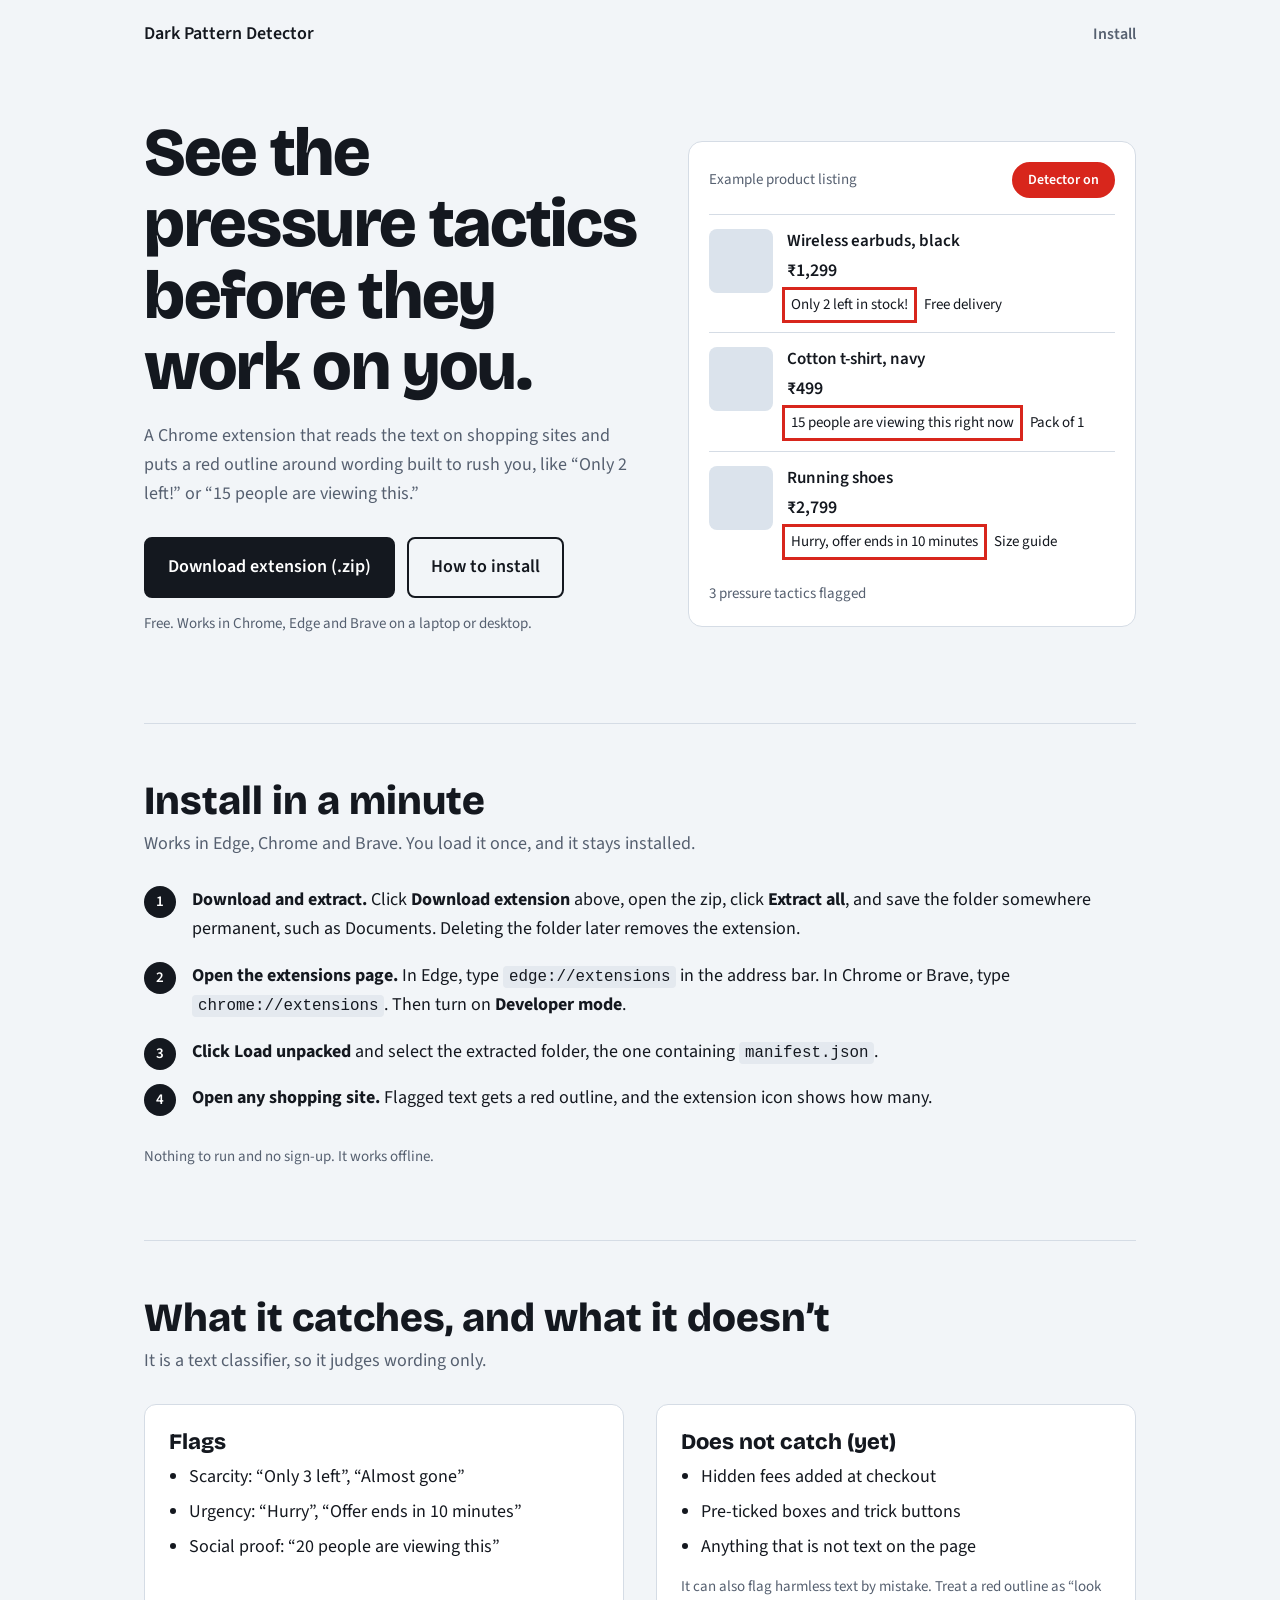
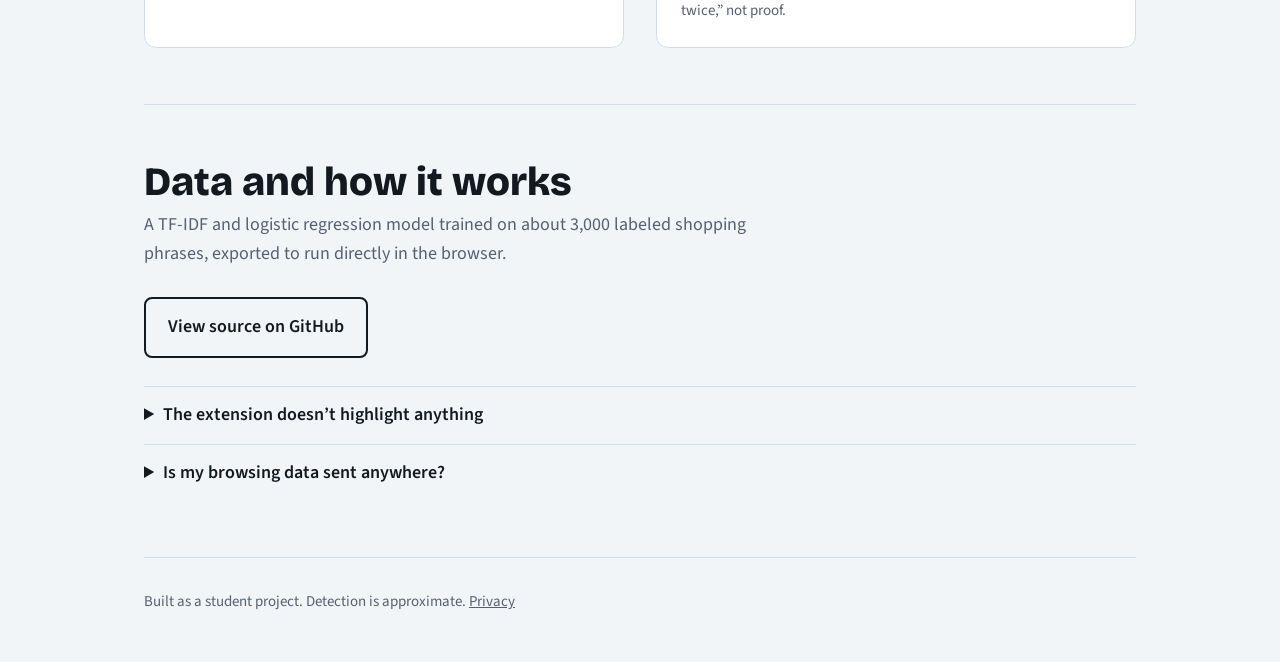
<file: docs/index.html>
<!DOCTYPE html>
<html lang="en">
<head>
<meta charset="utf-8">
<meta name="viewport" content="width=device-width, initial-scale=1">
<title>Dark Pattern Detector – Chrome extension</title>
<link rel="preconnect" href="https://fonts.googleapis.com">
<link rel="preconnect" href="https://fonts.gstatic.com" crossorigin>
<link href="https://fonts.googleapis.com/css2?family=Bricolage+Grotesque:wght@600;800&family=Source+Sans+3:wght@400;600&display=swap" rel="stylesheet">
<link rel="stylesheet" href="style.css">
</head>
<body>
<div class="wrap">
  <nav><span>Dark Pattern Detector</span><a href="#install">Install</a></nav>

  <header class="hero">
    <div>
      <h1>See the pressure tactics before they work on you.</h1>
      <p class="lead">A Chrome extension that reads the text on shopping sites and puts a red outline around wording built to rush you, like “Only 2 left!” or “15 people are viewing this.”</p>
      <div class="btns">
        <a class="btn main" href="dark-pattern-extension.zip" download>Download extension (.zip)</a>
        <a class="btn alt" href="#install">How to install</a>
      </div>
      <p class="note">Free. Works in Chrome, Edge and Brave on a laptop or desktop.</p>
    </div>

    <div class="demo on" id="demo" aria-label="Interactive example">
      <div class="demo-bar">
        <span>Example product listing</span>
        <button class="toggle" id="t" aria-pressed="true">Detector on</button>
      </div>
      <div class="item"><div class="thumb"></div><div>
        <h3>Wireless earbuds, black</h3><span class="price">₹1,299</span><br>
        <span class="tag dp">Only 2 left in stock!</span><span class="tag">Free delivery</span>
      </div></div>
      <div class="item"><div class="thumb"></div><div>
        <h3>Cotton t-shirt, navy</h3><span class="price">₹499</span><br>
        <span class="tag dp">15 people are viewing this right now</span><span class="tag">Pack of 1</span>
      </div></div>
      <div class="item"><div class="thumb"></div><div>
        <h3>Running shoes</h3><span class="price">₹2,799</span><br>
        <span class="tag dp">Hurry, offer ends in 10 minutes</span><span class="tag">Size guide</span>
      </div></div>
      <div class="count" id="c" aria-live="polite">3 pressure tactics flagged</div>
    </div>
  </header>

  <section id="install">
    <h2>Install in a minute</h2>
    <p class="sub">Works in Edge, Chrome and Brave. You load it once, and it stays installed.</p>
    <ol class="steps">
      <li><strong>Download and extract.</strong> Click <strong>Download extension</strong> above, open the zip, click <strong>Extract all</strong>, and save the folder somewhere permanent, such as Documents. Deleting the folder later removes the extension.</li>
      <li><strong>Open the extensions page.</strong> In Edge, type <code>edge://extensions</code> in the address bar. In Chrome or Brave, type <code>chrome://extensions</code>. Then turn on <strong>Developer mode</strong>.</li>
      <li><strong>Click Load unpacked</strong> and select the extracted folder, the one containing <code>manifest.json</code>.</li>
      <li><strong>Open any shopping site.</strong> Flagged text gets a red outline, and the extension icon shows how many.</li>
    </ol>
    <p class="note">Nothing to run and no sign-up. It works offline.</p>
  </section>

  <section>
    <h2>What it catches, and what it doesn’t</h2>
    <p class="sub">It is a text classifier, so it judges wording only.</p>
    <div class="cols">
      <div class="panel">
        <h3>Flags</h3>
        <ul class="plain">
          <li>Scarcity: “Only 3 left”, “Almost gone”</li>
          <li>Urgency: “Hurry”, “Offer ends in 10 minutes”</li>
          <li>Social proof: “20 people are viewing this”</li>
        </ul>
      </div>
      <div class="panel">
        <h3>Does not catch (yet)</h3>
        <ul class="plain">
          <li>Hidden fees added at checkout</li>
          <li>Pre-ticked boxes and trick buttons</li>
          <li>Anything that is not text on the page</li>
        </ul>
        <p class="note flush">It can also flag harmless text by mistake. Treat a red outline as “look twice,” not proof.</p>
      </div>
    </div>
  </section>

  <section id="report" hidden>
    <h2>Help improve it</h2>
    <p class="sub">The model learned from about 3,000 English phrases, so it will miss some wording and flag some harmless text. If you spot either, tell me. Reports are reviewed by hand before they are used to retrain the model.</p>
    <div class="panel">
      <label for="rtext"><strong>Exact text from the page</strong></label>
      <input class="field" id="rtext" maxlength="150" placeholder="For example: Just 2 pieces remain at this price">
      <label for="rkind"><strong>What happened?</strong></label>
      <select class="field" id="rkind">
        <option value="missed">The detector missed this</option>
        <option value="false_alarm">The detector flagged this by mistake</option>
      </select>
      <button class="btn main" id="rsend" type="button">Send report</button>
      <p class="note" id="rmsg" aria-live="polite">Only the text you type is sent. Please leave out personal details.</p>
      <p class="note flush" id="rcount"></p>
    </div>
  </section>

  <section>
    <h2>Data and how it works</h2>
    <p class="sub">A TF-IDF and logistic regression model trained on about 3,000 labeled shopping phrases, exported to run directly in the browser.</p>
    <div class="dl">
      <a class="btn alt" href="https://github.com/AdithiJRao/dark-pattern-detector">View source on GitHub</a>
    </div>
    <details class="first">
      <summary>The extension doesn’t highlight anything</summary>
      <p>Open <code>edge://extensions</code> or <code>chrome://extensions</code>, make sure the extension is on and Site access is “On all sites,” then refresh the shopping page. Some pages load text late, so wait a couple of seconds.</p>
    </details>
    <details>
      <summary>Is my browsing data sent anywhere?</summary>
      <p>No. The extension runs the model inside your browser, and page text never leaves your computer. The only thing this website collects is text you choose to type into the report form above.</p>
    </details>
  </section>

  <footer>Built as a student project. Detection is approximate. <a href="privacy.html">Privacy</a></footer>
</div>

<script>
/* ---- demo toggle ---- */
const demo=document.getElementById('demo'),t=document.getElementById('t'),c=document.getElementById('c');
t.addEventListener('click',()=>{
  const on=!demo.classList.contains('on');
  demo.classList.toggle('on',on);
  t.setAttribute('aria-pressed',on);
  t.textContent=on?'Detector on':'Detector off';
  c.textContent=on?'3 pressure tactics flagged':'Nothing flagged. Can you spot them yourself?';
});

/* ---- report form ----
   Set API to your server address. Leave it "" and the section stays hidden.
   Local testing:  const API = "http://127.0.0.1:8000";
   After deploying: const API = "https://your-api.onrender.com";  (no trailing slash) */
const API = "";

if (API) {
  const section = document.getElementById('report');
  const msg = document.getElementById('rmsg');
  const count = document.getElementById('rcount');
  const btn = document.getElementById('rsend');
  section.hidden = false;

  async function loadCount() {
    try {
      const r = await fetch(API + "/stats");
      const d = await r.json();
      count.textContent = d.reports === 0 ? "No reports yet. Be the first.": d.reports + (d.reports === 1 ? " phrase" : " phrases") + " reported so far.";
    } catch (e) {
      count.textContent = "";
    }
  }
  loadCount();

  btn.addEventListener('click', async () => {
    const text = document.getElementById('rtext').value.trim();
    if (text.length < 10) { msg.textContent = "Please type at least 10 characters."; return; }
    btn.disabled = true;
    msg.textContent = "Sending… the server may take up to a minute to wake up.";
    try {
      const r = await fetch(API + "/report", {
        method: "POST",
        headers: { "Content-Type": "application/json" },
        body: JSON.stringify({ text, kind: document.getElementById('rkind').value }),
      });
      if (r.ok) {
        msg.textContent = "Thanks, your report was sent.";
        document.getElementById('rtext').value = "";
        loadCount();
      } else if (r.status === 429) {
        msg.textContent = "Too many reports from your network. Please try again later.";
      } else {
        msg.textContent = "Could not send. Use 10 to 150 characters and try again.";
      }
    } catch (e) {
      msg.textContent = "The server is unreachable right now. Please try again in a minute.";
    }
    btn.disabled = false;
  });
}
</script>
</body>
</html>
</file>
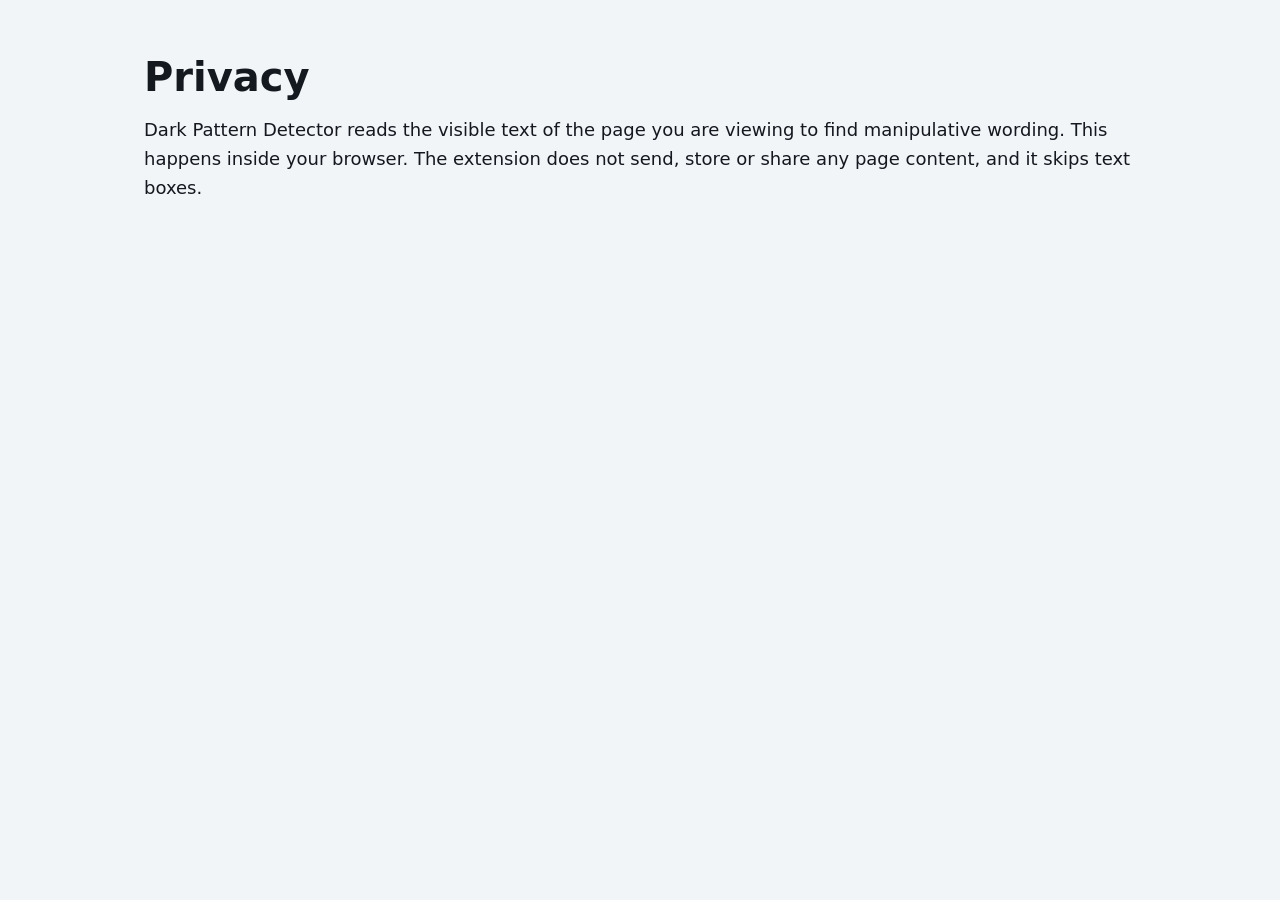
<file: docs/privacy.html>
<!DOCTYPE html>
<html lang="en"><head><meta charset="utf-8"><meta name="viewport" content="width=device-width, initial-scale=1">
<title>Privacy – Dark Pattern Detector</title>
<link rel="stylesheet" href="style.css"></head>
<body><div class="wrap"><section style="border:0">
<h2>Privacy</h2>
<p>Dark Pattern Detector reads the visible text of the page you are viewing to find manipulative wording. This happens inside your browser. The extension does not send, store or share any page content, and it skips text boxes.</p>
</section></div></body></html>
</file>
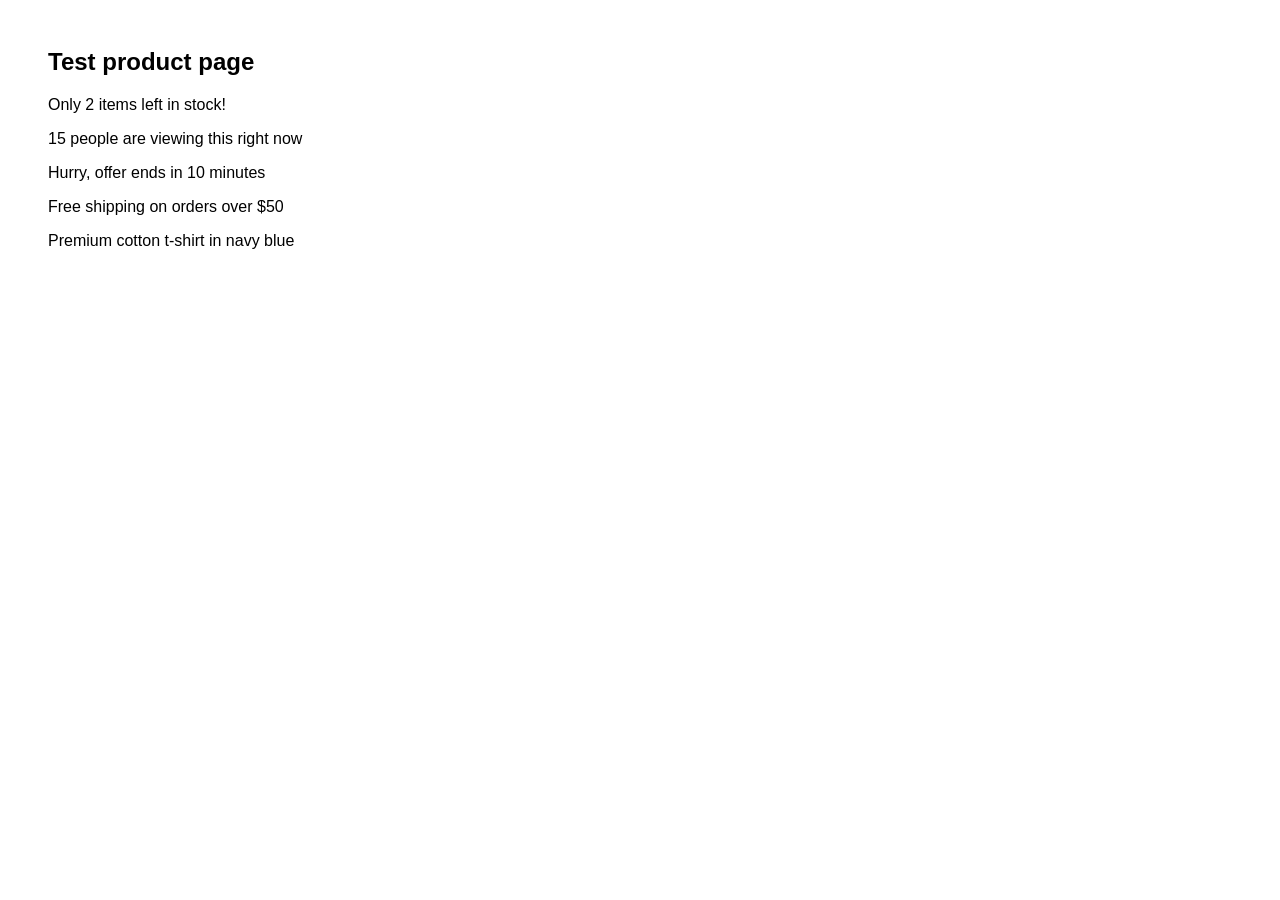
<file: extension/test.html>
<html><body style="font-family:sans-serif;padding:40px">
  <h2>Test product page</h2>
  <p>Only 2 items left in stock!</p>
  <p>15 people are viewing this right now</p>
  <p>Hurry, offer ends in 10 minutes</p>
  <p>Free shipping on orders over $50</p>
  <p>Premium cotton t-shirt in navy blue</p>
</body></html>
</file>
<file: docs/style.css>
:root{--bg:#f2f5f8;--ink:#14181f;--muted:#566070;--line:#d5dce5;--red:#d8261c;--card:#fff}
*{box-sizing:border-box}
html{scroll-behavior:smooth}
body{margin:0;background:var(--bg);color:var(--ink);font:400 18px/1.6 "Source Sans 3",system-ui,sans-serif}
h1,h2{font-family:"Bricolage Grotesque",system-ui,sans-serif;line-height:1.05;margin:0}
a{color:inherit}
.wrap{max-width:1040px;margin:0 auto;padding:0 24px}

nav{padding:20px 0;display:flex;justify-content:space-between;align-items:center;font-weight:600}
nav a{text-decoration:none;color:var(--muted);font-size:16px}

.hero{display:grid;grid-template-columns:1.05fr .95fr;gap:48px;align-items:center;padding:48px 0 72px}
h1{font-size:clamp(40px,6vw,68px);font-weight:800;letter-spacing:-.02em}
.lead{color:var(--muted);max-width:30em;margin:20px 0 28px}
.btns,.dl{display:flex;flex-wrap:wrap;gap:12px}
.btn{display:inline-block;padding:14px 22px;border-radius:8px;font-weight:600;text-decoration:none;border:2px solid var(--ink)}
.btn.main{background:var(--ink);color:#fff}
.btn.main:hover{background:#000}
.btn.alt{background:transparent}
.btn.alt:hover{background:#e4e9ef}
.btn:focus-visible,button:focus-visible,summary:focus-visible{outline:3px solid #2b6cff;outline-offset:3px}
.note{font-size:15px;color:var(--muted);margin-top:14px}

/* demo card */
.demo{background:var(--card);border:1px solid var(--line);border-radius:14px;padding:20px}
.demo-bar{display:flex;justify-content:space-between;align-items:center;margin-bottom:16px;font-size:15px;color:var(--muted)}
.toggle{font:600 14px "Source Sans 3",sans-serif;border:2px solid var(--ink);background:#fff;border-radius:999px;padding:6px 14px;cursor:pointer}
.toggle[aria-pressed=true]{background:var(--red);border-color:var(--red);color:#fff}
.item{display:flex;gap:14px;padding:14px 0;border-top:1px solid var(--line)}
.thumb{flex:none;width:64px;height:64px;border-radius:8px;background:#dbe3ec}
.item h3{margin:0 0 4px;font:600 17px "Source Sans 3",sans-serif}
.price{font-weight:600}
.tag{display:inline-block;margin:6px 8px 0 0;font-size:15px;padding:1px 4px;outline:3px solid transparent;outline-offset:2px;transition:outline-color .25s}
.on .tag.dp{outline-color:var(--red)}
.count{font-size:15px;color:var(--muted);margin-top:12px;min-height:1.4em}

/* sections */
section{padding:56px 0;border-top:1px solid var(--line)}
h2{font-size:clamp(28px,4vw,40px);font-weight:800;margin-bottom:8px}
.sub{color:var(--muted);margin:0 0 28px;max-width:36em}
.cols{display:grid;grid-template-columns:1fr 1fr;gap:32px}
ol.steps{margin:0;padding:0;list-style:none;counter-reset:s}
ol.steps li{counter-increment:s;position:relative;padding:0 0 18px 48px}
ol.steps li::before{content:counter(s);position:absolute;left:0;top:0;width:32px;height:32px;border-radius:50%;background:var(--ink);color:#fff;display:grid;place-items:center;font-weight:600;font-size:15px}
code{background:#e4e9ef;padding:2px 6px;border-radius:4px;font-size:.88em}
.panel{background:var(--card);border:1px solid var(--line);border-radius:12px;padding:24px}
.panel h3{font:800 22px "Bricolage Grotesque",sans-serif;margin:0 0 8px}
.panel .note.flush{margin-bottom:0}
ul.plain{margin:0;padding-left:20px}
ul.plain li{margin-bottom:6px}
details{border-top:1px solid var(--line);padding:14px 0}
details.first{margin-top:28px}
summary{cursor:pointer;font-weight:600}
footer{padding:32px 0 48px;color:var(--muted);font-size:15px;border-top:1px solid var(--line)}

@media(max-width:820px){.hero,.cols{grid-template-columns:1fr}.hero{padding-top:24px}}
@media(prefers-reduced-motion:reduce){.tag{transition:none}html{scroll-behavior:auto}}
/* report form */
.field{width:100%;padding:10px;margin:8px 0 12px;font:inherit;border:1px solid var(--line);border-radius:8px;background:#fff;color:var(--ink)}
.field:focus-visible{outline:3px solid #5a7ed1;outline-offset:2px}
button.btn{cursor:pointer;font:inherit;font-weight:600}
</file>
